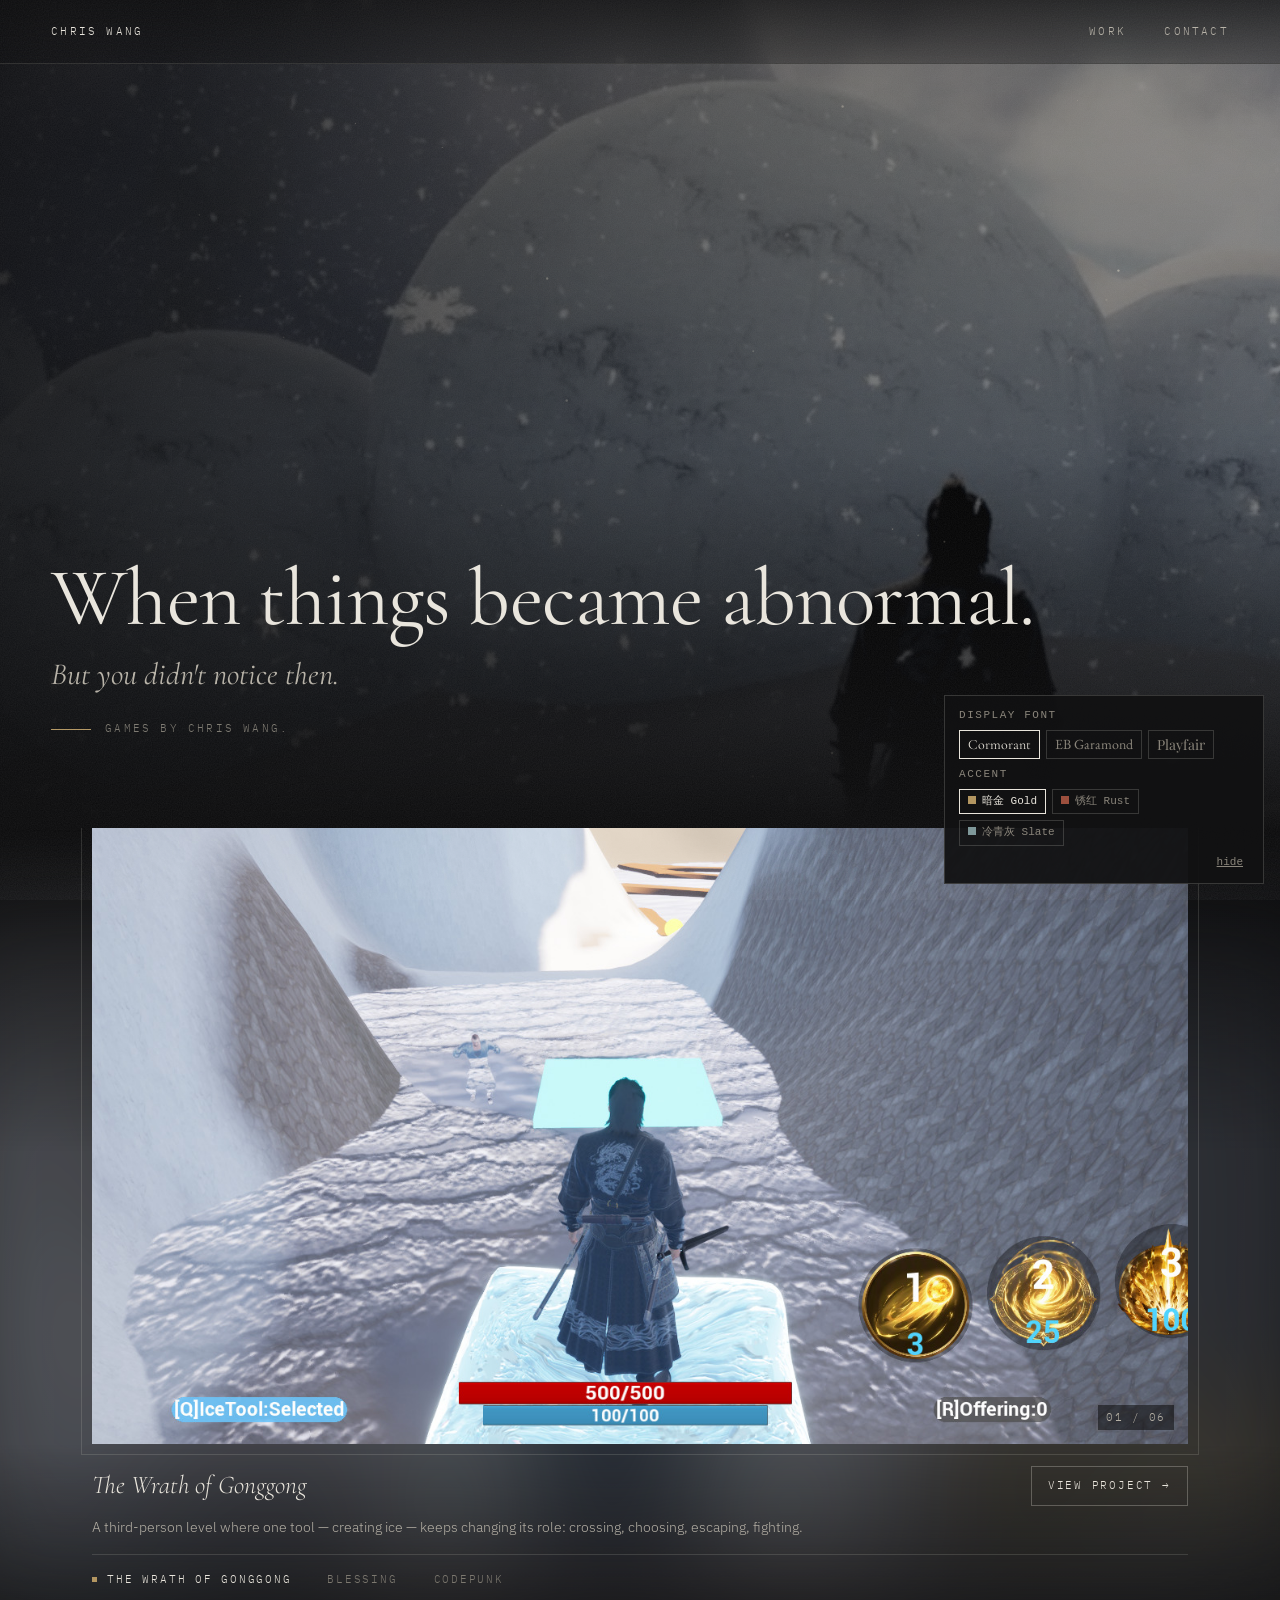
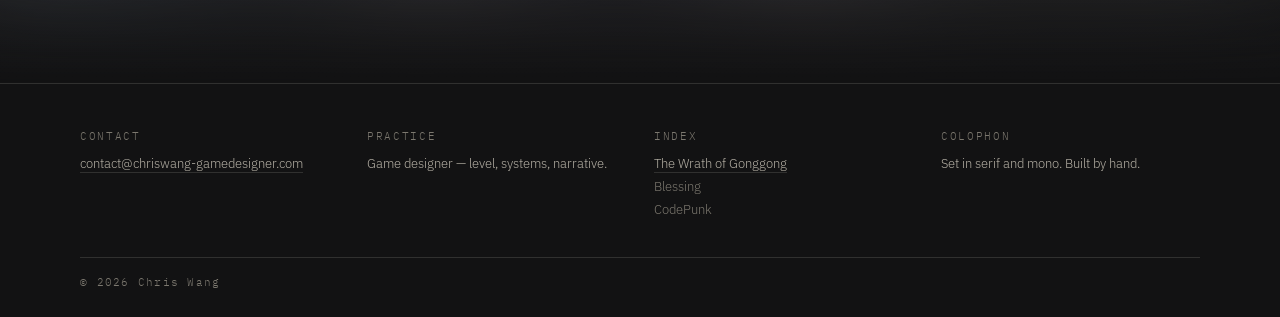
<file: index.html>
<!DOCTYPE html>
<html lang="en">
<head>
  <meta charset="UTF-8">
  <meta name="viewport" content="width=device-width, initial-scale=1">
  <title>Chris Wang — Games</title>
  <meta name="description" content="Games by Chris Wang.">
  <link rel="icon" href="assets/favicon.ico" sizes="any">
  <link rel="icon" type="image/png" sizes="32x32" href="assets/favicon-32.png">
  <link rel="icon" type="image/png" sizes="16x16" href="assets/favicon-16.png">
  <link rel="apple-touch-icon" sizes="180x180" href="assets/apple-touch-icon.png">
  <link rel="preconnect" href="https://fonts.googleapis.com">
  <link rel="preconnect" href="https://fonts.gstatic.com" crossorigin>
  <link rel="stylesheet" href="https://fonts.googleapis.com/css2?family=Cormorant+Garamond:wght@300;400;500&family=EB+Garamond:wght@400;500&family=Playfair+Display:wght@400;500&family=IBM+Plex+Mono:wght@400&family=IBM+Plex+Sans:wght@300;400&display=swap">
  <link rel="stylesheet" href="assets/site.css">
</head>
<body>
  <header class="topbar">
    <a class="brand" href="#top" data-site="name">Chris Wang</a>
    <nav class="topnav" aria-label="Primary" data-site="nav"></nav>
  </header>

  <main id="top">
    <!-- 1. Hero -->
    <section class="hero" aria-label="Introduction">
      <div class="hero-bg" aria-hidden="true">
        <img data-site="hero-bg" alt="">
        <canvas class="hero-dust"></canvas>
      </div>
      <div class="hero-text">
        <h1 class="hero-l1" data-site="hero-line1"></h1>
        <p class="hero-l2" data-site="hero-line2"></p>
        <p class="hero-l3" data-site="hero-line3"></p>
      </div>
    </section>

    <!-- 2. Work carousel -->
    <section class="work" id="work" aria-label="Work">
      <div class="work-ambient" aria-hidden="true"><span></span><span></span></div>
      <div class="reel" data-reel>
        <div class="reel-frame">
          <div class="reel-stage" aria-live="polite"></div>
          <span class="reel-count"></span>
          <button class="reel-arrow prev" type="button" aria-label="Previous image">&#8249;</button>
          <button class="reel-arrow next" type="button" aria-label="Next image">&#8250;</button>
        </div>
        <div class="reel-caption">
          <a class="reel-title" href="#"></a>
          <a class="reel-link" href="#"></a>
          <p class="reel-summary"></p>
        </div>
        <div class="reel-tabs" role="tablist" aria-label="Projects"></div>
      </div>
    </section>

    <!-- 3. Info -->
    <footer class="info" id="contact">
      <div class="info-grid">
        <div>
          <div class="label">Contact</div>
          <a data-site="email"></a>
        </div>
        <div>
          <div class="label">Practice</div>
          <span data-site="role"></span>
        </div>
        <div>
          <div class="label">Index</div>
          <ul class="info-index" data-site="index"></ul>
        </div>
        <div>
          <div class="label">Colophon</div>
          <span data-site="colophon"></span>
        </div>
      </div>
      <div class="info-base">
        <span>&copy; <span data-site="year"></span> Chris Wang</span>
      </div>
    </footer>
  </main>

  <!-- TEMPORARY style switcher: remove this block and assets/style-switcher.js once a style is chosen -->
  <script src="assets/style-switcher.js" defer></script>

  <script src="assets/site-config.js"></script>
  <script src="assets/site.js" defer></script>
</body>
</html>
</file>
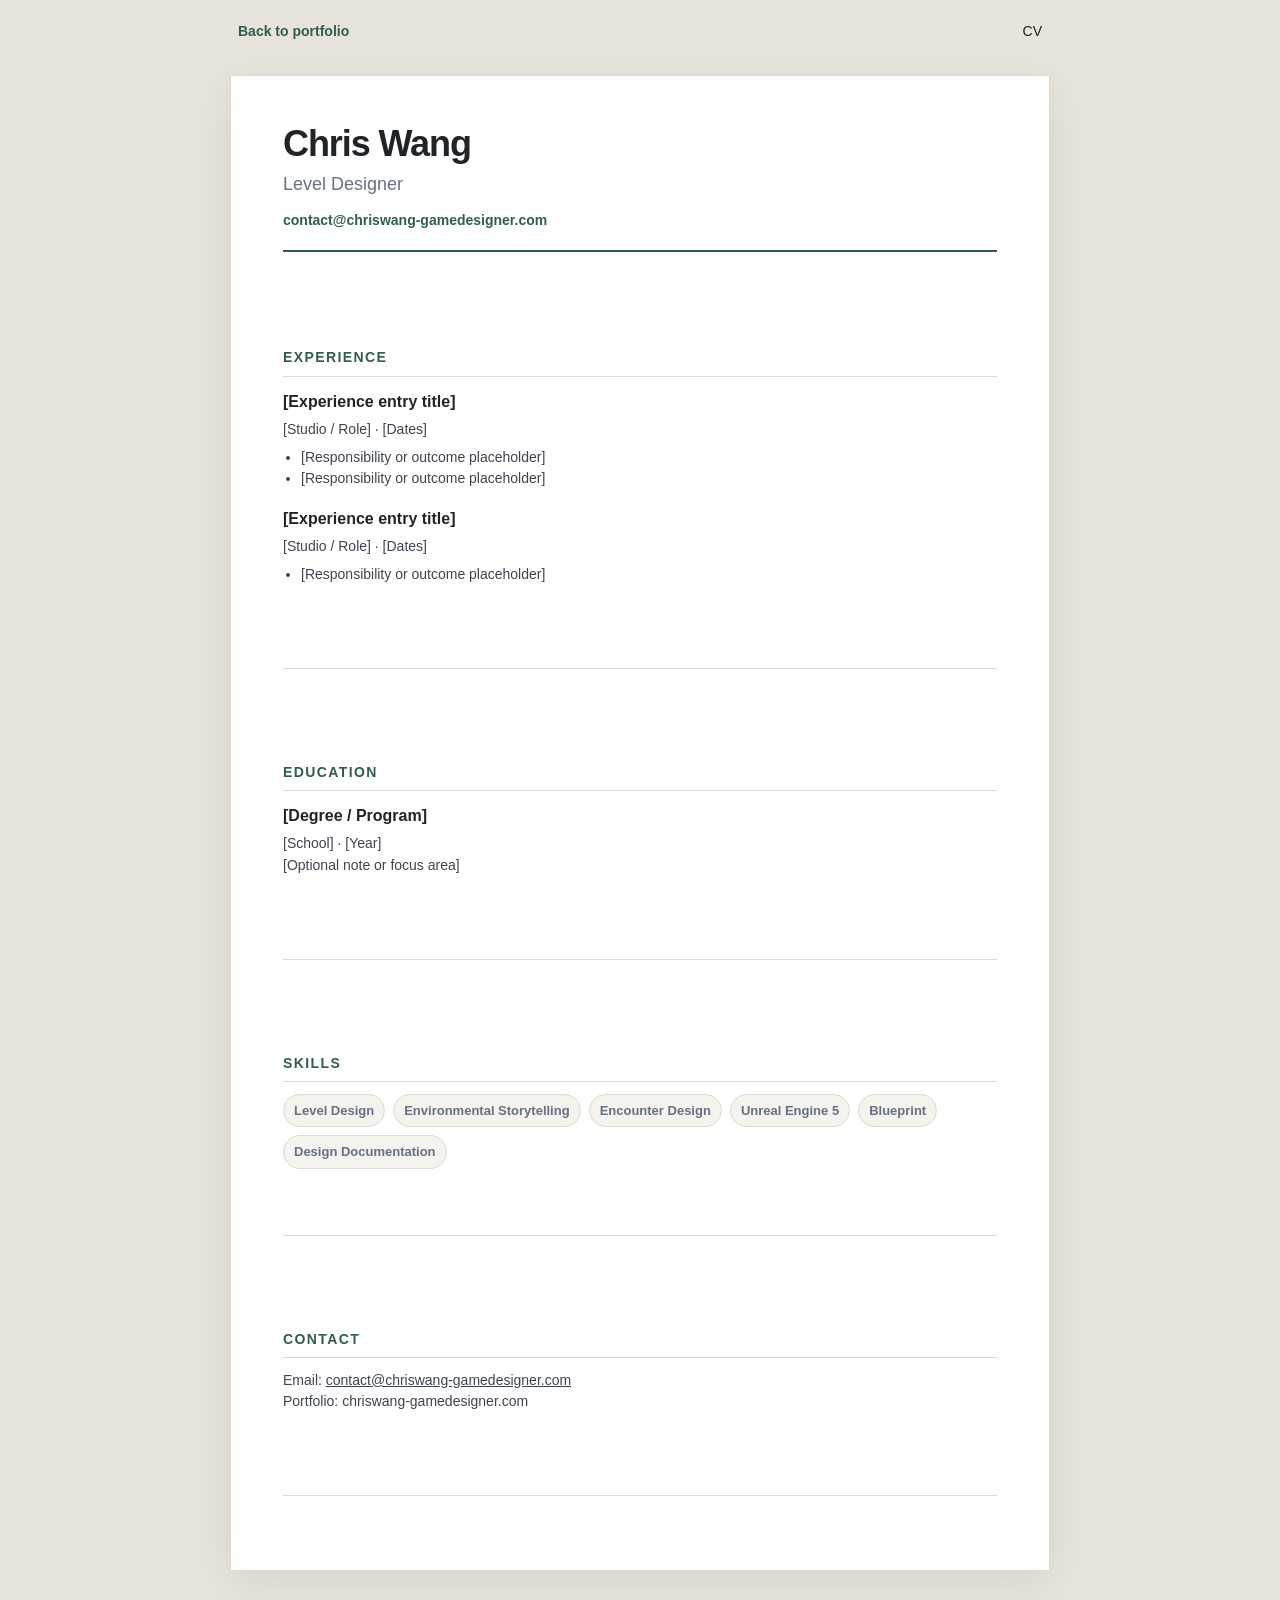
<file: cv.html>
<!DOCTYPE html>
<html lang="en">
<head>
    <meta charset="UTF-8">
    <meta name="viewport" content="width=device-width, initial-scale=1.0">
    <meta name="description" content="Chris Wang — Level Designer CV">
    <title>Chris Wang — CV</title>

    <link rel="icon" href="assets/favicon.ico" sizes="any">
    <link rel="icon" type="image/png" sizes="32x32" href="assets/favicon-32.png">
    <link rel="icon" type="image/png" sizes="16x16" href="assets/favicon-16.png">
    <link rel="apple-touch-icon" sizes="180x180" href="assets/apple-touch-icon.png">
    <link rel="stylesheet" href="assets/portfolio.css">
</head>
<body class="cv-page">

    <div class="cv-topnav">
        <a href="index.html">Back to portfolio</a>
        <span>CV</span>
    </div>

    <article class="cv-sheet">
        <header class="cv-header">
            <h1>Chris Wang</h1>
            <p class="cv-role">Level Designer</p>
            <p class="cv-contact-line">
                <a href="mailto:contact@chriswang-gamedesigner.com">contact@chriswang-gamedesigner.com</a>
            </p>
        </header>

        <section class="cv-section">
            <h2>Experience</h2>
            <div class="cv-entry">
                <h3>[Experience entry title]</h3>
                <p class="cv-meta">[Studio / Role] · [Dates]</p>
                <ul>
                    <li>[Responsibility or outcome placeholder]</li>
                    <li>[Responsibility or outcome placeholder]</li>
                </ul>
            </div>
            <div class="cv-entry">
                <h3>[Experience entry title]</h3>
                <p class="cv-meta">[Studio / Role] · [Dates]</p>
                <ul>
                    <li>[Responsibility or outcome placeholder]</li>
                </ul>
            </div>
        </section>

        <section class="cv-section">
            <h2>Education</h2>
            <div class="cv-entry">
                <h3>[Degree / Program]</h3>
                <p class="cv-meta">[School] · [Year]</p>
                <p>[Optional note or focus area]</p>
            </div>
        </section>

        <section class="cv-section">
            <h2>Skills</h2>
            <ul class="cv-skills">
                <li>Level Design</li>
                <li>Environmental Storytelling</li>
                <li>Encounter Design</li>
                <li>Unreal Engine 5</li>
                <li>Blueprint</li>
                <li>Design Documentation</li>
            </ul>
        </section>

        <section class="cv-section">
            <h2>Contact</h2>
            <div class="cv-entry">
                <p>Email: <a href="mailto:contact@chriswang-gamedesigner.com">contact@chriswang-gamedesigner.com</a></p>
                <p class="cv-meta">Portfolio: chriswang-gamedesigner.com</p>
            </div>
        </section>
    </article>

</body>
</html>
</file>
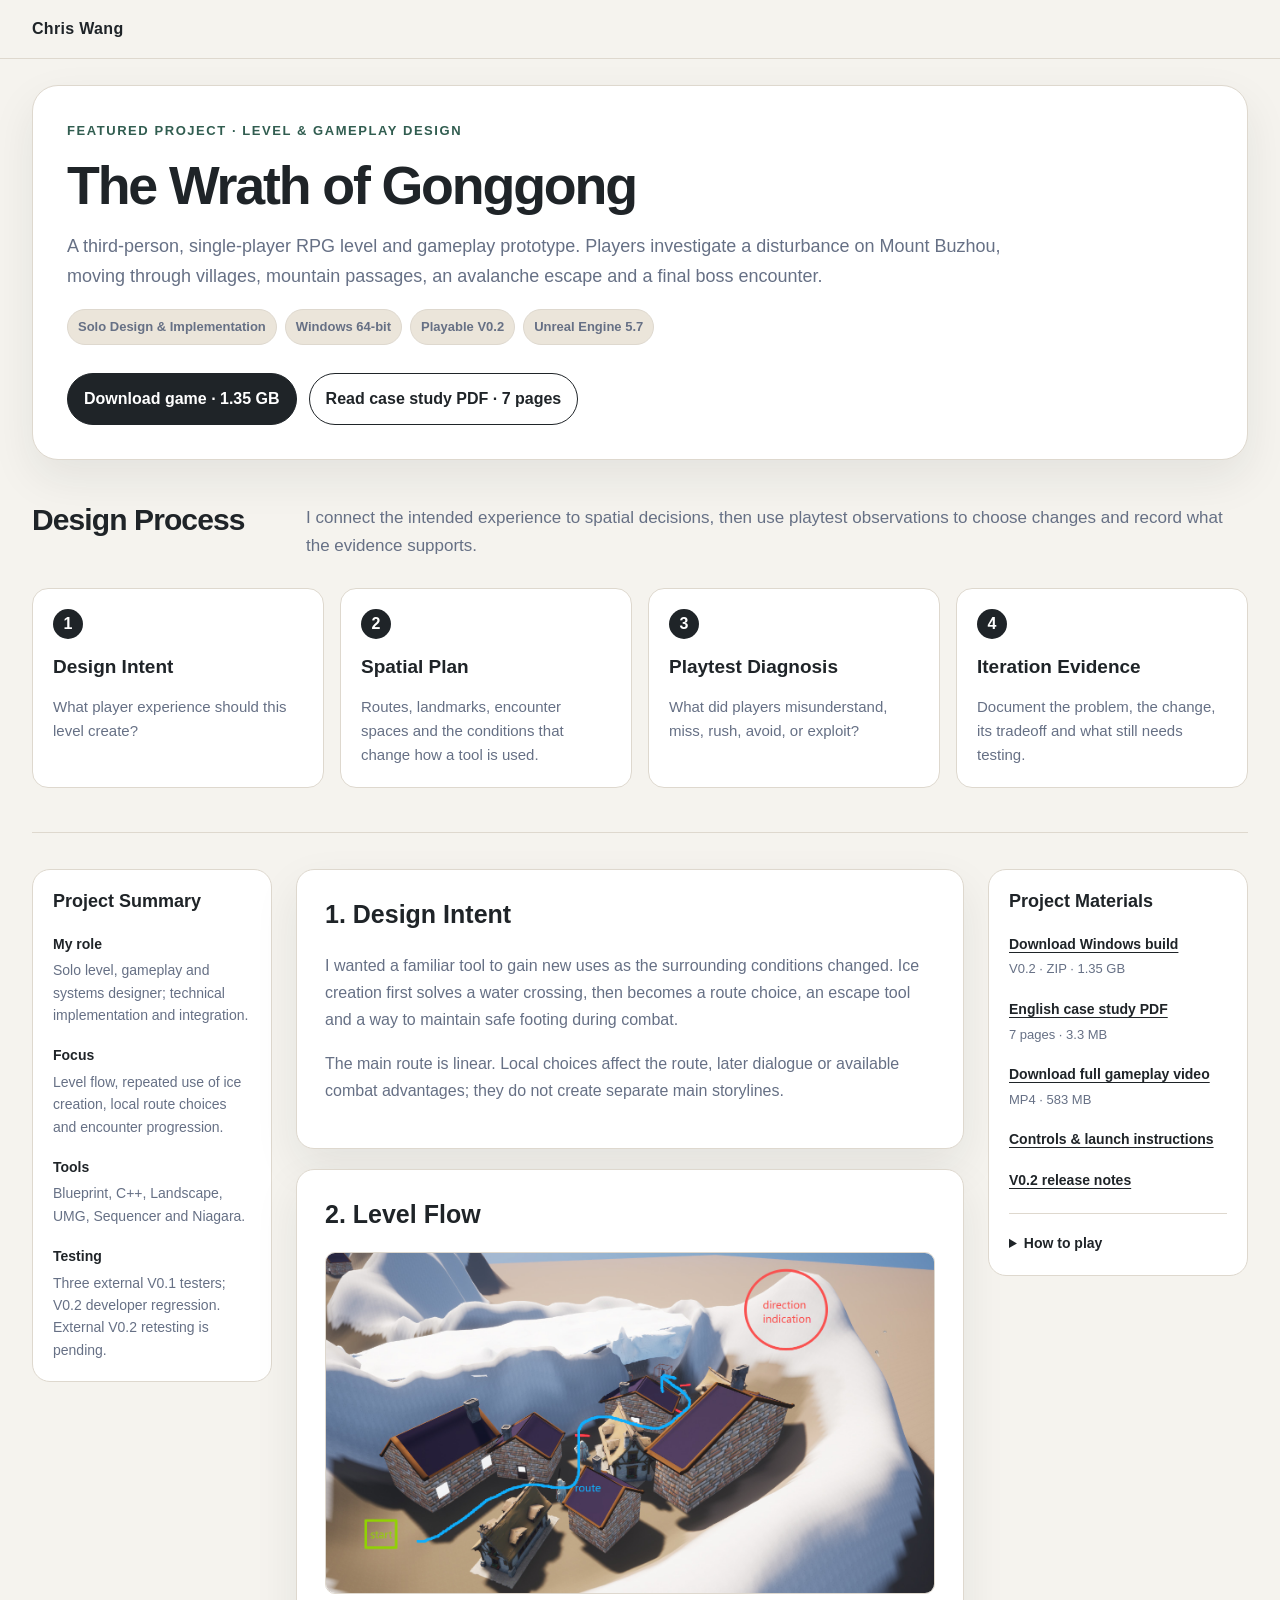
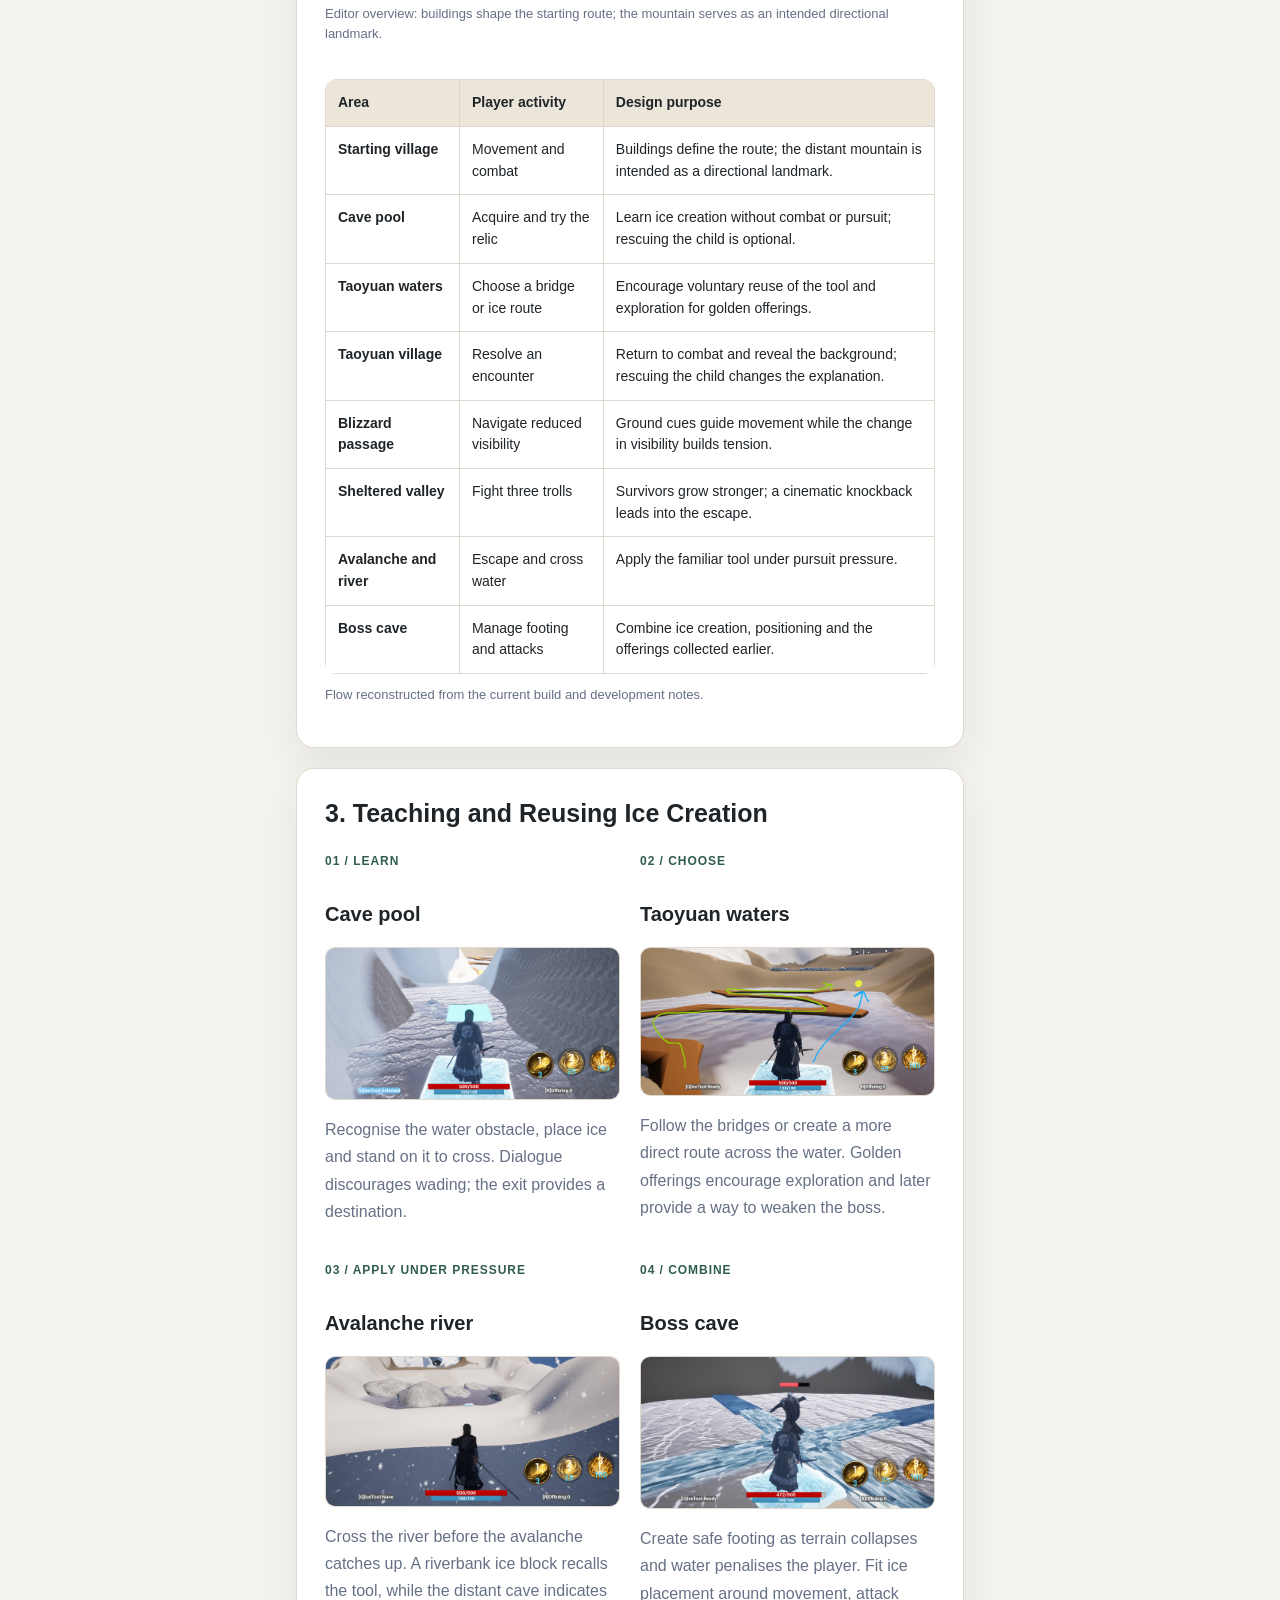
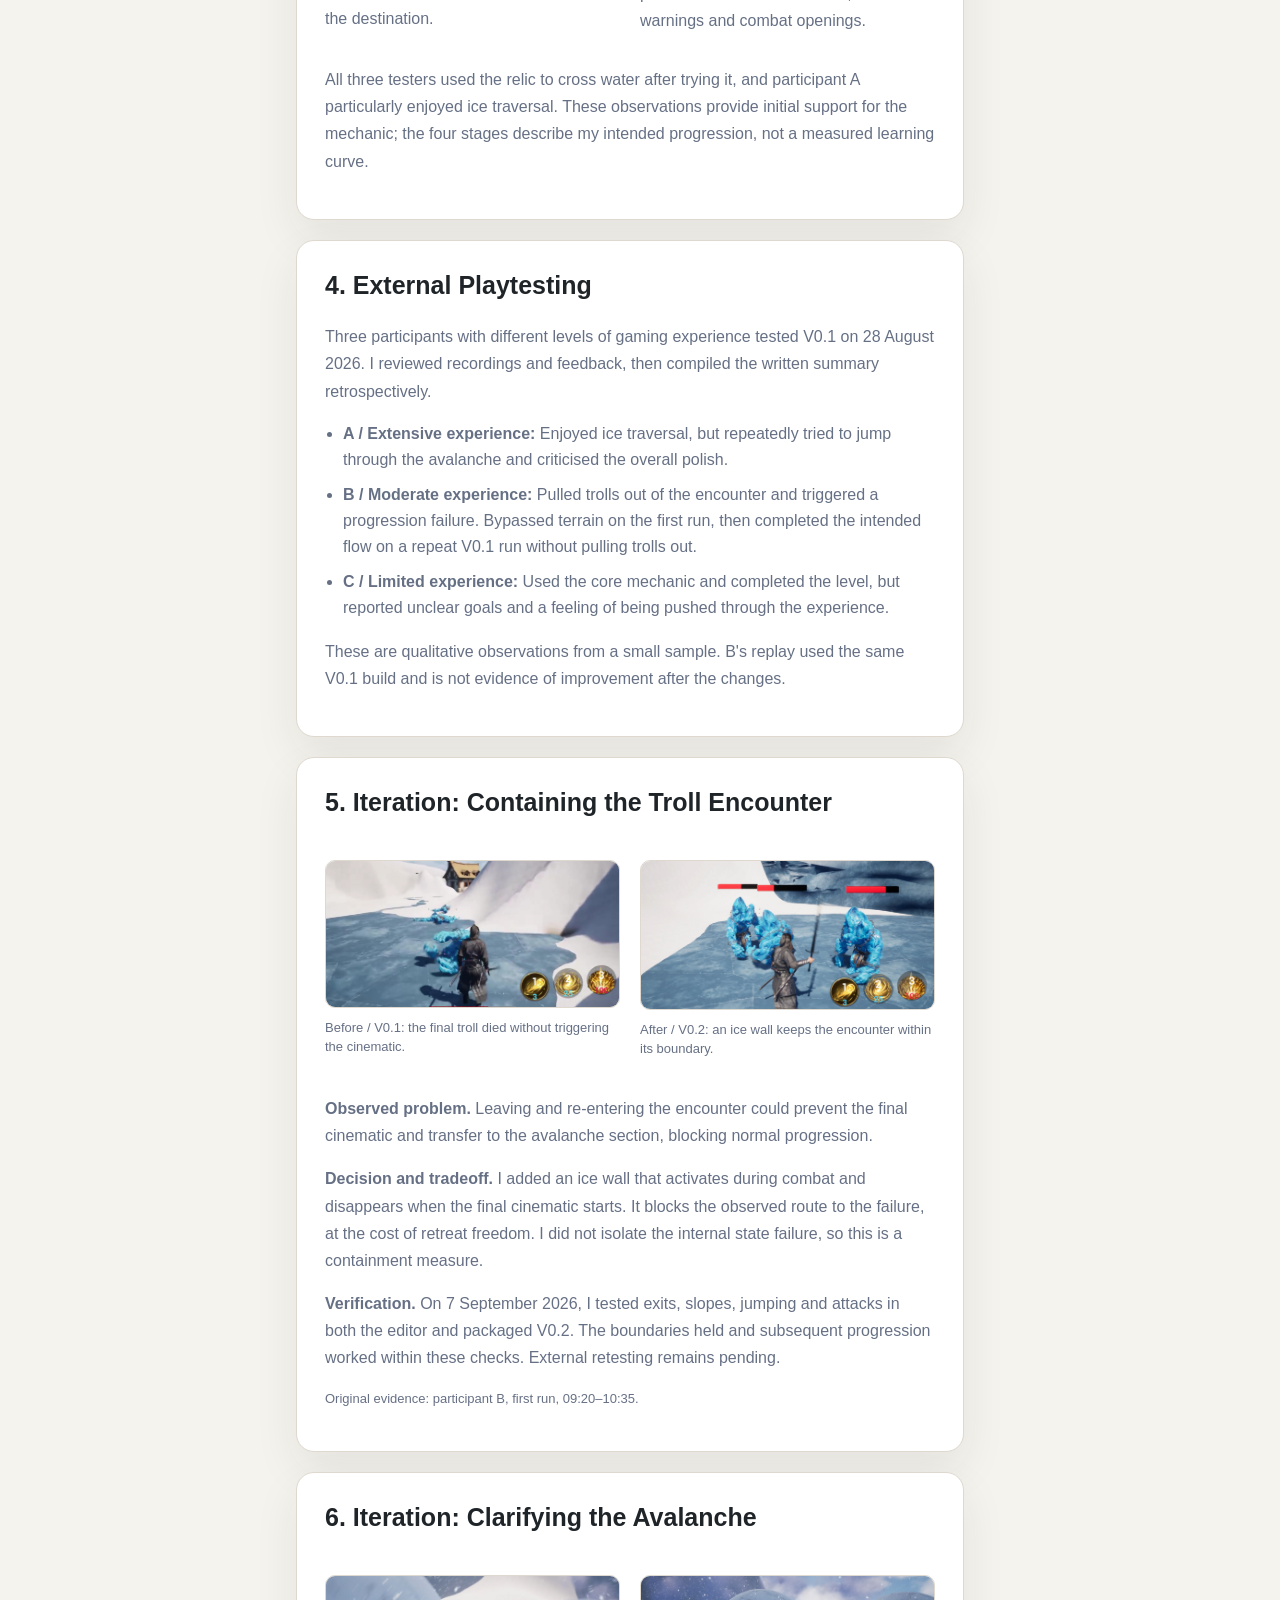
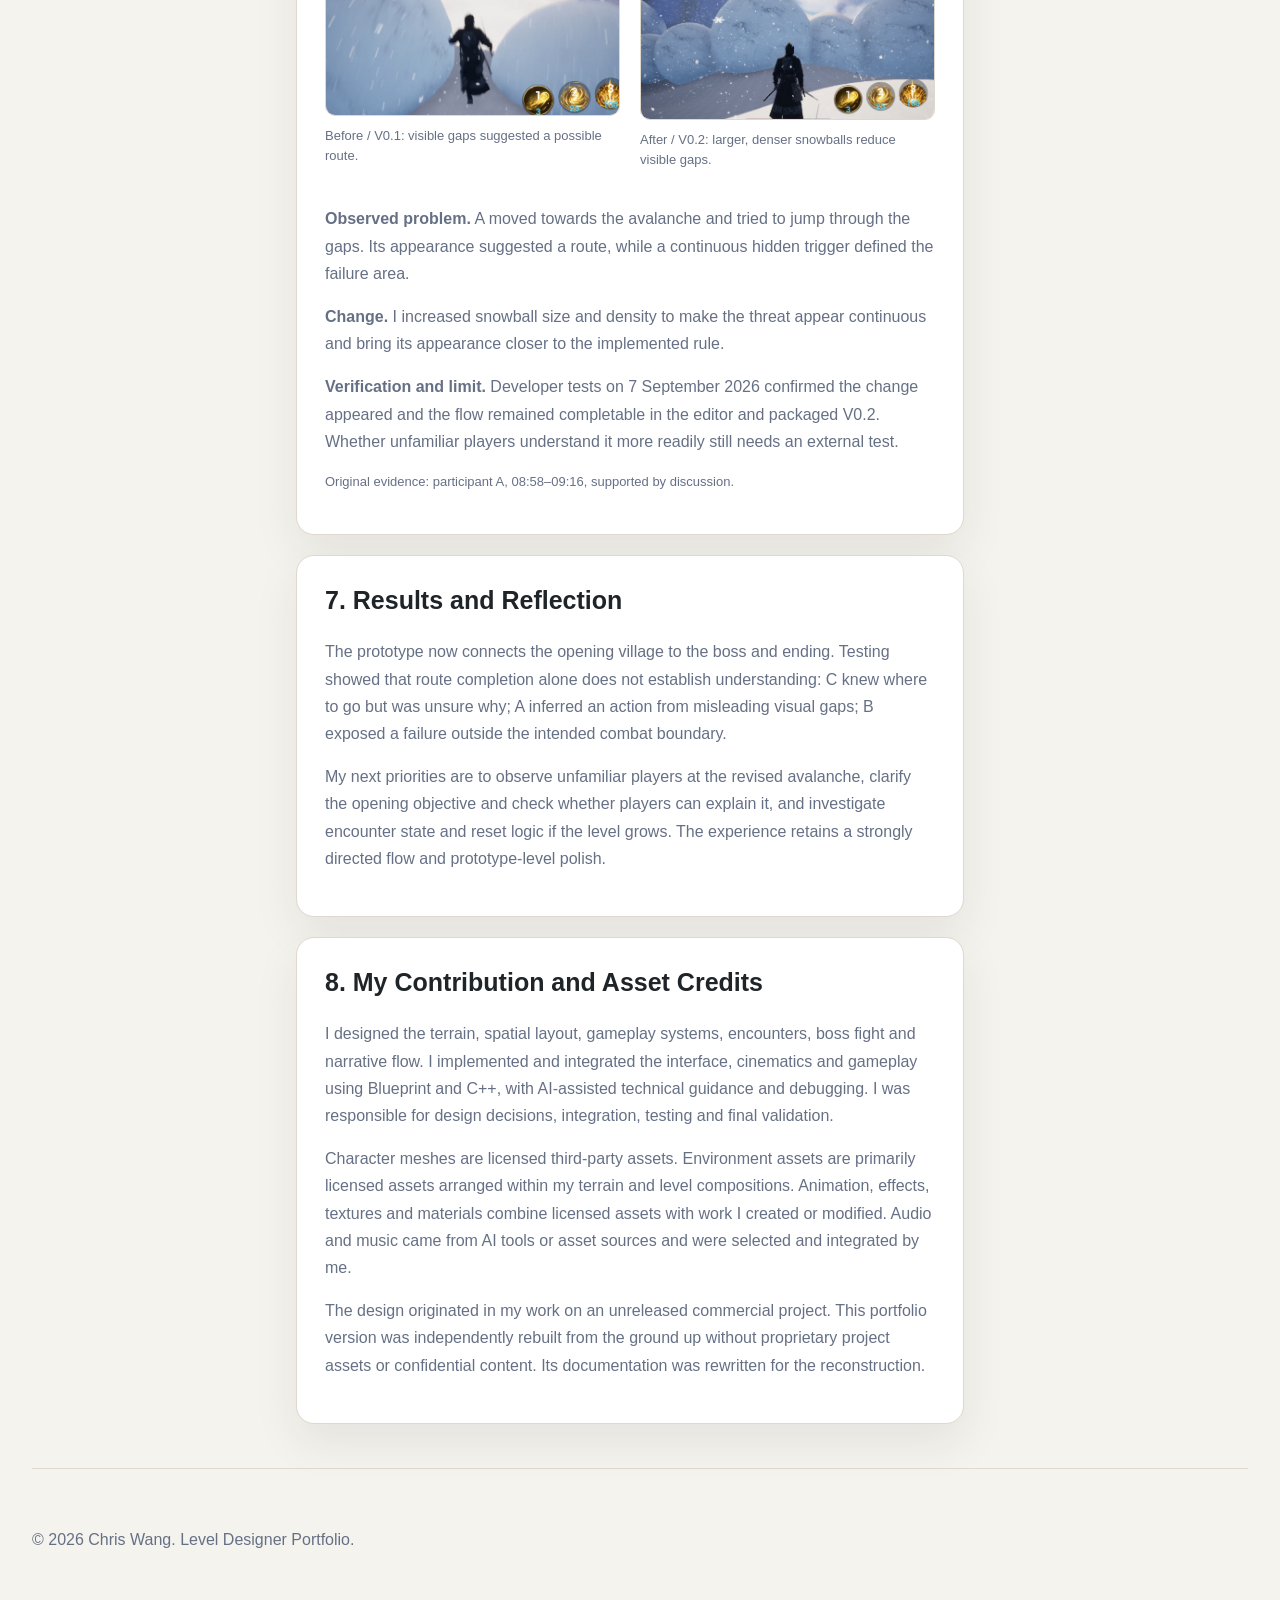
<file: gonggong.html>
<!DOCTYPE html>
<html lang="en">
<head>
    <meta charset="UTF-8">
    <meta name="viewport" content="width=device-width, initial-scale=1.0">
    <meta name="description" content="The Wrath of Gonggong by Chris Wang: level design, ice creation, playtesting and iteration in an Unreal Engine 5.7 RPG prototype. Read the case study and download the playable Windows build.">
    <title>The Wrath of Gonggong — Chris Wang</title>

    <link rel="icon" href="assets/favicon.ico" sizes="any">
    <link rel="icon" type="image/png" sizes="32x32" href="assets/favicon-32.png">
    <link rel="icon" type="image/png" sizes="16x16" href="assets/favicon-16.png">
    <link rel="apple-touch-icon" sizes="180x180" href="assets/apple-touch-icon.png">

    <link rel="stylesheet" href="assets/portfolio.css">
</head>
<body class="project-page">
  <div class="topbar"><div class="topbar-inner">
    <a class="brand" href="index.html">Chris Wang</a>
  </div></div>
  <main class="page project-page-content">
    <header class="detail-header" id="project-gonggong"><div class="eyebrow">Featured project · Level &amp; gameplay design</div><h1>The Wrath of Gonggong</h1>
    <p>A third-person, single-player RPG level and gameplay prototype. Players investigate a disturbance on Mount Buzhou, moving through villages, mountain passages, an avalanche escape and a final boss encounter.</p>
    <div class="tag-list"><span class="tag">Solo Design &amp; Implementation</span><span class="tag">Windows 64-bit</span><span class="tag">Playable V0.2</span><span class="tag">Unreal Engine 5.7</span></div>
    <div class="cta-row"><a class="btn primary" href="https://github.com/ChrisWang-gamedesigner/portfolio/releases/download/V0.2/The_Wrath_of_Gonggong_V0.2_Windows.zip">Download game · 1.35 GB</a><a class="btn secondary" href="assets/documents/The_Wrath_of_Gonggong_Case_Study.pdf" target="_blank" rel="noopener">Read case study PDF · 7 pages</a></div></header>
    <section id="process">
            <div class="section-head">
                <h2>Design Process</h2>
                <p>
                    I connect the intended experience to spatial decisions, then use playtest observations to choose changes and record what the evidence supports.
                </p>
            </div>

            <div class="process-strip">
                <div class="step">
                    <b>1</b>
                    <h3>Design Intent</h3>
                    <p>What player experience should this level create?</p>
                </div>
                <div class="step">
                    <b>2</b>
                    <h3>Spatial Plan</h3>
                    <p>Routes, landmarks, encounter spaces and the conditions that change how a tool is used.</p>
                </div>
                <div class="step">
                    <b>3</b>
                    <h3>Playtest Diagnosis</h3>
                    <p>What did players misunderstand, miss, rush, avoid, or exploit?</p>
                </div>
                <div class="step">
                    <b>4</b>
                    <h3>Iteration Evidence</h3>
                    <p>Document the problem, the change, its tradeoff and what still needs testing.</p>
                </div>
            </div>
        </section>
    <section class="project-case" id="case-study" aria-label="Project case study">
      <div class="detail-layout">
        <aside class="sidebar-box project-summary" aria-labelledby="summary-heading"><h2 id="summary-heading">Project Summary</h2>
<dl class="summary-list"><dt>My role</dt><dd>Solo level, gameplay and systems designer; technical implementation and integration.</dd><dt>Focus</dt><dd>Level flow, repeated use of ice creation, local route choices and encounter progression.</dd><dt>Tools</dt><dd>Blueprint, C++, Landscape, UMG, Sequencer and Niagara.</dd><dt>Testing</dt><dd>Three external V0.1 testers; V0.2 developer regression. External V0.2 retesting is pending.</dd></dl></aside>
        <div class="case-content">
    <article class="module"><h3>1. Design Intent</h3><p>I wanted a familiar tool to gain new uses as the surrounding conditions changed. Ice creation first solves a water crossing, then becomes a route choice, an escape tool and a way to maintain safe footing during combat.</p><p>The main route is linear. Local choices affect the route, later dialogue or available combat advantages; they do not create separate main storylines.</p></article>
    <article class="module"><h3>2. Level Flow</h3>
      <figure class="evidence-image "><a href="assets/images/village-layout.jpg" target="_blank" rel="noopener" aria-label="Open image: Annotated editor overview of the starting village, with route and mountain landmark"><img src="assets/images/village-layout.jpg" alt="Annotated editor overview of the starting village, with route and mountain landmark" loading="lazy" decoding="async" width="1500" height="780"></a><figcaption>Editor overview: buildings shape the starting route; the mountain serves as an intended directional landmark.</figcaption></figure>
      <div class="table-scroll" role="region" aria-label="Eight-area level flow" tabindex="0"><table class="table"><thead><tr><th scope="col">Area</th><th scope="col">Player activity</th><th scope="col">Design purpose</th></tr></thead><tbody><tr><th scope="row">Starting village</th><td>Movement and combat</td><td>Buildings define the route; the distant mountain is intended as a directional landmark.</td></tr><tr><th scope="row">Cave pool</th><td>Acquire and try the relic</td><td>Learn ice creation without combat or pursuit; rescuing the child is optional.</td></tr><tr><th scope="row">Taoyuan waters</th><td>Choose a bridge or ice route</td><td>Encourage voluntary reuse of the tool and exploration for golden offerings.</td></tr><tr><th scope="row">Taoyuan village</th><td>Resolve an encounter</td><td>Return to combat and reveal the background; rescuing the child changes the explanation.</td></tr><tr><th scope="row">Blizzard passage</th><td>Navigate reduced visibility</td><td>Ground cues guide movement while the change in visibility builds tension.</td></tr><tr><th scope="row">Sheltered valley</th><td>Fight three trolls</td><td>Survivors grow stronger; a cinematic knockback leads into the escape.</td></tr><tr><th scope="row">Avalanche and river</th><td>Escape and cross water</td><td>Apply the familiar tool under pursuit pressure.</td></tr><tr><th scope="row">Boss cave</th><td>Manage footing and attacks</td><td>Combine ice creation, positioning and the offerings collected earlier.</td></tr></tbody></table></div>
      <p class="caption">Flow reconstructed from the current build and development notes.</p>
    </article>
    <article class="module"><h3>3. Teaching and Reusing Ice Creation</h3><div class="mechanic-grid"><article class="mechanic-stage"><div class="project-kicker">01 / Learn</div><h4>Cave pool</h4><figure class="evidence-image "><a href="assets/images/ice-learning.jpg" target="_blank" rel="noopener" aria-label="Open image: Created ice platforms form a route through the cave pool"><img src="assets/images/ice-learning.jpg" alt="Created ice platforms form a route through the cave pool" loading="lazy" decoding="async" width="1500" height="780"></a><figcaption>Gameplay capture</figcaption></figure><p>Recognise the water obstacle, place ice and stand on it to cross. Dialogue discourages wading; the exit provides a destination.</p></article><article class="mechanic-stage"><div class="project-kicker">02 / Choose</div><h4>Taoyuan waters</h4><figure class="evidence-image "><a href="assets/images/ice-choice.jpg" target="_blank" rel="noopener" aria-label="Open image: Annotated bridge route and direct water route at Taoyuan waters"><img src="assets/images/ice-choice.jpg" alt="Annotated bridge route and direct water route at Taoyuan waters" loading="lazy" decoding="async" width="1500" height="780"></a><figcaption>Gameplay capture</figcaption></figure><p>Follow the bridges or create a more direct route across the water. Golden offerings encourage exploration and later provide a way to weaken the boss.</p></article><article class="mechanic-stage"><div class="project-kicker">03 / Apply under pressure</div><h4>Avalanche river</h4><figure class="evidence-image "><a href="assets/images/ice-pressure.jpg" target="_blank" rel="noopener" aria-label="Open image: The player faces the river and distant cave during the escape"><img src="assets/images/ice-pressure.jpg" alt="The player faces the river and distant cave during the escape" loading="lazy" decoding="async" width="1500" height="780"></a><figcaption>Gameplay capture</figcaption></figure><p>Cross the river before the avalanche catches up. A riverbank ice block recalls the tool, while the distant cave indicates the destination.</p></article><article class="mechanic-stage"><div class="project-kicker">04 / Combine</div><h4>Boss cave</h4><figure class="evidence-image "><a href="assets/images/ice-combat.jpg" target="_blank" rel="noopener" aria-label="Open image: The player stands on a created ice platform during the boss encounter"><img src="assets/images/ice-combat.jpg" alt="The player stands on a created ice platform during the boss encounter" loading="lazy" decoding="async" width="1500" height="780"></a><figcaption>Gameplay capture</figcaption></figure><p>Create safe footing as terrain collapses and water penalises the player. Fit ice placement around movement, attack warnings and combat openings.</p></article></div><p>All three testers used the relic to cross water after trying it, and participant A particularly enjoyed ice traversal. These observations provide initial support for the mechanic; the four stages describe my intended progression, not a measured learning curve.</p></article>
    <article class="module"><h3>4. External Playtesting</h3><p>Three participants with different levels of gaming experience tested V0.1 on 28 August 2026. I reviewed recordings and feedback, then compiled the written summary retrospectively.</p>
      <ul class="check-list"><li><strong>A / Extensive experience:</strong> Enjoyed ice traversal, but repeatedly tried to jump through the avalanche and criticised the overall polish.</li><li><strong>B / Moderate experience:</strong> Pulled trolls out of the encounter and triggered a progression failure. Bypassed terrain on the first run, then completed the intended flow on a repeat V0.1 run without pulling trolls out.</li><li><strong>C / Limited experience:</strong> Used the core mechanic and completed the level, but reported unclear goals and a feeling of being pushed through the experience.</li></ul>
      <p>These are qualitative observations from a small sample. B's replay used the same V0.1 build and is not evidence of improvement after the changes.</p>
    </article>
    <article class="module"><h3>5. Iteration: Containing the Troll Encounter</h3><div class="comparison-grid">
      <figure class="evidence-image "><a href="assets/images/troll-before.jpg" target="_blank" rel="noopener" aria-label="Open image: Defeated trolls without the intended transition"><img src="assets/images/troll-before.jpg" alt="Defeated trolls without the intended transition" loading="lazy" decoding="async" width="1500" height="780"></a><figcaption>Before / V0.1: the final troll died without triggering the cinematic.</figcaption></figure>
      <figure class="evidence-image "><a href="assets/images/troll-after.jpg" target="_blank" rel="noopener" aria-label="Open image: Troll encounter with the new ice wall visible behind the enemies"><img src="assets/images/troll-after.jpg" alt="Troll encounter with the new ice wall visible behind the enemies" loading="lazy" decoding="async" width="1500" height="780"></a><figcaption>After / V0.2: an ice wall keeps the encounter within its boundary.</figcaption></figure></div>
      <p><strong>Observed problem.</strong> Leaving and re-entering the encounter could prevent the final cinematic and transfer to the avalanche section, blocking normal progression.</p>
      <p><strong>Decision and tradeoff.</strong> I added an ice wall that activates during combat and disappears when the final cinematic starts. It blocks the observed route to the failure, at the cost of retreat freedom. I did not isolate the internal state failure, so this is a containment measure.</p>
      <p><strong>Verification.</strong> On 7 September 2026, I tested exits, slopes, jumping and attacks in both the editor and packaged V0.2. The boundaries held and subsequent progression worked within these checks. External retesting remains pending.</p>
      <p class="caption">Original evidence: participant B, first run, 09:20–10:35.</p>
    </article>
    <article class="module"><h3>6. Iteration: Clarifying the Avalanche</h3><div class="comparison-grid">
      <figure class="evidence-image "><a href="assets/images/avalanche-before.jpg" target="_blank" rel="noopener" aria-label="Open image: Participant A attempts to jump through visible gaps between snowballs"><img src="assets/images/avalanche-before.jpg" alt="Participant A attempts to jump through visible gaps between snowballs" loading="lazy" decoding="async" width="1500" height="780"></a><figcaption>Before / V0.1: visible gaps suggested a possible route.</figcaption></figure>
      <figure class="evidence-image "><a href="assets/images/avalanche-after.jpg" target="_blank" rel="noopener" aria-label="Open image: Denser and larger snowballs form the revised avalanche front"><img src="assets/images/avalanche-after.jpg" alt="Denser and larger snowballs form the revised avalanche front" loading="lazy" decoding="async" width="1500" height="780"></a><figcaption>After / V0.2: larger, denser snowballs reduce visible gaps.</figcaption></figure></div>
      <p><strong>Observed problem.</strong> A moved towards the avalanche and tried to jump through the gaps. Its appearance suggested a route, while a continuous hidden trigger defined the failure area.</p>
      <p><strong>Change.</strong> I increased snowball size and density to make the threat appear continuous and bring its appearance closer to the implemented rule.</p>
      <p><strong>Verification and limit.</strong> Developer tests on 7 September 2026 confirmed the change appeared and the flow remained completable in the editor and packaged V0.2. Whether unfamiliar players understand it more readily still needs an external test.</p>
      <p class="caption">Original evidence: participant A, 08:58–09:16, supported by discussion.</p>
    </article>
    <article class="module"><h3>7. Results and Reflection</h3><p>The prototype now connects the opening village to the boss and ending. Testing showed that route completion alone does not establish understanding: C knew where to go but was unsure why; A inferred an action from misleading visual gaps; B exposed a failure outside the intended combat boundary.</p><p>My next priorities are to observe unfamiliar players at the revised avalanche, clarify the opening objective and check whether players can explain it, and investigate encounter state and reset logic if the level grows. The experience retains a strongly directed flow and prototype-level polish.</p></article>
    <article class="module"><h3>8. My Contribution and Asset Credits</h3><p>I designed the terrain, spatial layout, gameplay systems, encounters, boss fight and narrative flow. I implemented and integrated the interface, cinematics and gameplay using Blueprint and C++, with AI-assisted technical guidance and debugging. I was responsible for design decisions, integration, testing and final validation.</p><p>Character meshes are licensed third-party assets. Environment assets are primarily licensed assets arranged within my terrain and level compositions. Animation, effects, textures and materials combine licensed assets with work I created or modified. Audio and music came from AI tools or asset sources and were selected and integrated by me.</p><p>The design originated in my work on an unreleased commercial project. This portfolio version was independently rebuilt from the ground up without proprietary project assets or confidential content. Its documentation was rewritten for the reconstruction.</p></article></div>
        <aside class="sidebar-box project-materials" id="materials" aria-labelledby="materials-heading"><h2 id="materials-heading">Project Materials</h2><ul class="material-links"><li><a href="https://github.com/ChrisWang-gamedesigner/portfolio/releases/download/V0.2/The_Wrath_of_Gonggong_V0.2_Windows.zip">Download Windows build</a><span>V0.2 · ZIP · 1.35 GB</span></li>
      <li><a href="assets/documents/The_Wrath_of_Gonggong_Case_Study.pdf" target="_blank" rel="noopener">English case study PDF</a><span>7 pages · 3.3 MB</span></li>
      <li><a href="https://github.com/ChrisWang-gamedesigner/portfolio/releases/download/V0.2/FinalDemo.mp4">Download full gameplay video</a><span>MP4 · 583 MB</span></li>
      <li><a href="assets/documents/README.txt" target="_blank" rel="noopener">Controls &amp; launch instructions</a></li>
      <li><a href="https://github.com/ChrisWang-gamedesigner/portfolio/releases/tag/V0.2" target="_blank" rel="noopener">V0.2 release notes</a></li></ul>
    <details><summary>How to play</summary><p>Extract the complete ZIP and run <strong>Gonggong.exe</strong>. Keep the Engine and Gonggong folders beside it. Requires Windows 64-bit and DirectX 12 / Shader Model 6 capable graphics hardware.</p>
      <ul class="check-list"><li><strong>WASD:</strong> move; <strong>mouse:</strong> camera.</li><li><strong>Space:</strong> jump; <strong>E:</strong> interact.</li><li><strong>Left click:</strong> attack when not placing ice.</li><li><strong>Q:</strong> select the ice relic after acquiring it; move the mouse, then left click to place ice.</li><li><strong>1 / 2 / 3:</strong> skills; <strong>R:</strong> dungeon item.</li><li><strong>Alt+F4:</strong> exit. No pause or dedicated dodge action.</li></ul>
    </details>
  </aside>
      </div>
    </section>
    <footer>
            <p>© 2026 Chris Wang. Level Designer Portfolio.</p>
        </footer>
  </main>
</body>
</html>
</file>
<file: assets/site.css>
/* ---------- Tokens ---------- */
:root {
  --font-display: "Cormorant Garamond", "EB Garamond", Georgia, "Times New Roman", serif;
  --font-body: "IBM Plex Sans", system-ui, -apple-system, "Segoe UI", sans-serif;
  --font-mono: "IBM Plex Mono", ui-monospace, "SFMono-Regular", Menlo, Consolas, monospace;

  --accent: #b39661;          /* point colour: used in very few places */

  --ink: #e9e5dc;             /* primary text on dark */
  --ink-2: #b6b1a6;           /* secondary */
  --ink-3: #7c786f;           /* tertiary / labels */
  --line: rgba(233, 229, 220, 0.14);

  --bg-0: #0b0b0c;
  --bg-1: #121213;
  --bg-2: #18181a;

  --topbar-h: 64px;
  --pad: clamp(20px, 4vw, 56px);
  --reel-w: min(1180px, 100% - 2 * var(--pad), (100vh - var(--topbar-h) - 220px) * 16 / 9);
}

*, *::before, *::after { box-sizing: border-box; }
html { scroll-behavior: smooth; }
body {
  margin: 0;
  background: var(--bg-0);
  color: var(--ink);
  font-family: var(--font-body);
  font-weight: 300;
  font-size: 15px;
  line-height: 1.6;
  -webkit-font-smoothing: antialiased;
}
a { color: inherit; }
body::after {
  content: "";
  position: fixed; inset: 0;
  z-index: 30;
  pointer-events: none;
  opacity: 0.07;
  background-image: url("data:image/svg+xml;utf8,<svg xmlns='http://www.w3.org/2000/svg' width='180' height='180'><filter id='n'><feTurbulence type='fractalNoise' baseFrequency='0.85' numOctaves='2' stitchTiles='stitch'/><feColorMatrix values='0 0 0 0 1  0 0 0 0 1  0 0 0 0 1  0 0 0 0.9 0'/></filter><rect width='100%' height='100%' filter='url(%23n)'/></svg>");
}
button { font: inherit; color: inherit; }
img { display: block; max-width: 100%; }

.label {
  font-family: var(--font-mono);
  font-size: 10.5px;
  letter-spacing: 0.16em;
  text-transform: uppercase;
  color: var(--ink-3);
}

/* ---------- 0. Top bar (fixed) ---------- */
.topbar {
  position: fixed;
  inset: 0 0 auto 0;
  z-index: 20;
  height: var(--topbar-h);
  display: flex;
  align-items: center;
  justify-content: space-between;
  padding: 0 var(--pad);
  border-bottom: 1px solid var(--line);
  background: linear-gradient(to bottom, rgba(11, 11, 12, 0.72), rgba(11, 11, 12, 0.35));
  backdrop-filter: blur(10px);
  -webkit-backdrop-filter: blur(10px);
}
.brand {
  font-family: var(--font-mono);
  font-size: 11px;
  letter-spacing: 0.2em;
  text-transform: uppercase;
  text-decoration: none;
}
.topnav { display: flex; gap: clamp(18px, 3vw, 40px); }
.topnav a {
  font-family: var(--font-mono);
  font-size: 11px;
  letter-spacing: 0.2em;
  text-transform: uppercase;
  text-decoration: none;
  color: var(--ink-2);
  transition: color .2s;
}
.topnav a:hover, .topnav a:focus-visible { color: var(--ink); }

/* ---------- 1. Hero ---------- */
.hero {
  position: relative;
  height: 92vh;              /* leaves a sliver of the reel visible below */
  min-height: 560px;
  display: flex;
  align-items: flex-end;
  overflow: hidden;
}
.hero-bg { position: absolute; inset: 0; }
.hero-bg img {
  width: 100%; height: 100%;
  object-fit: cover;
  object-position: 55% 40%;
  filter: grayscale(0.5) brightness(0.62) contrast(1.12) saturate(0.9);
  transform: scale(1.04);
}
/* the "lit dark": a raking light from the upper right, falling into black */
.hero-bg::after {
  content: "";
  position: absolute; inset: 0;
  background:
    radial-gradient(120% 90% at 78% 8%, rgba(226, 214, 188, 0.22), rgba(0, 0, 0, 0) 55%),
    linear-gradient(105deg, rgba(11, 11, 12, 0.86) 0%, rgba(11, 11, 12, 0.42) 45%, rgba(11, 11, 12, 0.08) 100%),
    linear-gradient(to bottom, rgba(11, 11, 12, 0) 55%, var(--bg-0) 100%);
}
.hero-dust {
  position: absolute; inset: 0;
  width: 100%; height: 100%;
  z-index: 1;
  pointer-events: none;
}
.hero-text {
  position: relative;
  z-index: 2;
  padding: 0 var(--pad) clamp(56px, 10vh, 110px);
  max-width: 1200px;
}
.hero-l1 {
  margin: 0;
  font-family: var(--font-display);
  font-weight: 400;
  font-size: clamp(40px, 6.4vw, 92px);
  line-height: 1.02;
  letter-spacing: -0.01em;
}
.hero-l2 {
  margin: 0.55em 0 0;
  font-family: var(--font-display);
  font-weight: 400;
  font-style: italic;
  font-size: clamp(20px, 2.4vw, 34px);
  line-height: 1.2;
  color: var(--ink-2);
}
.hero-l3 {
  margin: 2.4em 0 0;
  font-family: var(--font-mono);
  font-size: 11px;
  letter-spacing: 0.2em;
  text-transform: uppercase;
  color: var(--ink-3);
  display: flex;
  align-items: center;
  gap: 14px;
}
.hero-l3::before {
  content: "";
  width: 40px; height: 1px;
  background: var(--accent);
}

/* ---------- 2. Work reel ---------- */
.work {
  position: relative;
  padding: 0 0 clamp(72px, 10vh, 120px);
  background: linear-gradient(to bottom, var(--bg-0), var(--bg-1));
  overflow: hidden;
}
/* ambient light: a blurred echo of the current image spills into the page */
.work-ambient {
  position: absolute;
  inset: 0 -5% 0;
  pointer-events: none;
  -webkit-mask-image: linear-gradient(to bottom, transparent 0%, #000 38%, #000 72%, transparent 100%);
          mask-image: linear-gradient(to bottom, transparent 0%, #000 38%, #000 72%, transparent 100%);
}
.work-ambient span {
  position: absolute; inset: 0;
  background-size: cover;
  background-position: center;
  filter: blur(70px) brightness(0.5) saturate(0.75);
  opacity: 0;
  transition: opacity 1.4s ease;
}
.work-ambient span.on { opacity: 0.85; }
.reel { position: relative; width: var(--reel-w); margin: 0 auto; }
.reel-frame {
  position: relative;
  aspect-ratio: 16 / 9;
  background: var(--bg-2);
  overflow: hidden;
  outline: 1px solid var(--line);
  outline-offset: 10px;
}
.reel-stage { position: absolute; inset: 0; }
.reel-slide {
  position: absolute; inset: 0;
  opacity: 0;
  transition: opacity .9s ease, transform .9s ease;
}
.reel-slide.is-active { opacity: 1; }
.reel[data-transition="slide"] .reel-slide { transform: translateX(4%); }
.reel[data-transition="slide"] .reel-slide.is-active { transform: none; }
.reel-slide img {
  width: 100%; height: 100%;
  object-fit: cover;
}
.reel-slide a { display: block; height: 100%; }

/* text slide for projects without images yet */
.reel-slide.is-text {
  display: flex;
  flex-direction: column;
  justify-content: flex-end;
  padding: clamp(28px, 5vw, 64px);
  background:
    radial-gradient(90% 120% at 85% 0%, rgba(214, 200, 170, 0.08), transparent 60%),
    var(--bg-2);
}
.reel-slide.is-text .t-title {
  font-family: var(--font-display);
  font-size: clamp(40px, 5.6vw, 80px);
  line-height: 1;
}
.reel-slide.is-text .t-note {
  margin-top: 18px;
  max-width: 34em;
  font-family: var(--font-display);
  font-style: italic;
  font-size: clamp(17px, 1.7vw, 22px);
  color: var(--ink-2);
}
.reel-slide.is-text .t-meta { margin-top: 22px; }

.reel-arrow {
  position: absolute;
  top: 50%;
  translate: 0 -50%;
  width: 52px; height: 52px;
  border: 1px solid var(--line);
  background: rgba(11, 11, 12, 0.45);
  font-family: var(--font-display);
  font-size: 30px;
  line-height: 1;
  cursor: pointer;
  opacity: 0;
  transition: opacity .25s, background .25s;
  z-index: 3;
}
.reel-arrow.prev { left: 16px; }
.reel-arrow.next { right: 16px; }
.reel-frame:hover .reel-arrow, .reel-arrow:focus-visible { opacity: 1; }
.reel-arrow:hover { background: rgba(11, 11, 12, 0.75); }

.reel-caption {
  display: grid;
  grid-template-columns: 1fr auto;
  align-items: center;
  column-gap: 28px;
  margin-top: 22px;
  padding-bottom: 16px;
  border-bottom: 1px solid var(--line);
}
.reel-title {
  font-family: var(--font-display);
  font-style: italic;            /* titles of works: italic in English */
  font-size: clamp(22px, 2vw, 28px);
  line-height: 1.2;
  color: var(--ink);
  text-decoration: none;
  transition: color .2s;
}
.reel-title[href]:hover, .reel-title[href]:focus-visible { color: #fff; }
.reel-link {
  display: inline-flex;
  align-items: center;
  gap: 10px;
  padding: 10px 16px;
  border: 1px solid rgba(233, 229, 220, 0.28);
  font-family: var(--font-mono);
  font-size: 11px;
  letter-spacing: 0.16em;
  text-transform: uppercase;
  text-decoration: none;
  color: var(--ink);
  white-space: nowrap;
  transition: border-color .2s, background .2s;
}
.reel-link:hover, .reel-link:focus-visible { border-color: var(--accent); background: rgba(233, 229, 220, 0.04); }
.reel-link.is-off { visibility: hidden; }   /* keeps the row height fixed */
.reel-summary {
  grid-column: 1 / -1;
  margin: 10px 0 0;
  height: 1.6em;                 /* fixed: one line, never shifts the tabs */
  font-size: 14px;
  line-height: 1.6;
  color: var(--ink-2);
  white-space: nowrap;
  overflow: hidden;
  text-overflow: ellipsis;
}
.reel-count {
  position: absolute;
  right: 14px; bottom: 14px;
  z-index: 3;
  padding: 4px 8px;
  background: rgba(11, 11, 12, 0.55);
  font-family: var(--font-mono);
  font-size: 10.5px;
  letter-spacing: 0.14em;
  color: var(--ink-2);
}
.reel-count:empty { display: none; }

.reel-tabs {
  display: flex;
  flex-wrap: wrap;
  gap: 0 36px;
  margin-top: 6px;
}
.reel-tab {
  padding: 10px 0 4px;
  border: 0;
  background: none;
  cursor: pointer;
  font-family: var(--font-mono);
  font-size: 11px;
  letter-spacing: 0.16em;
  text-transform: uppercase;
  color: var(--ink-3);
  transition: color .2s;
}
.reel-tab:hover { color: var(--ink-2); }
.reel-tab[aria-selected="true"] { color: var(--ink); }
.reel-tab[aria-selected="true"]::before {
  content: "";
  display: inline-block;
  width: 5px; height: 5px;
  margin: 0 10px 1px 0;
  background: var(--accent);
  vertical-align: middle;
}

/* ---------- 3. Info ---------- */
.info {
  background: var(--bg-1);
  border-top: 1px solid var(--line);
  padding: 44px var(--pad) 26px;
  font-size: 13px;
  color: var(--ink-2);
}
.info-grid {
  display: grid;
  grid-template-columns: repeat(4, minmax(0, 1fr));
  gap: 28px;
  max-width: 1120px;
  margin: 0 auto;
}
.info-grid .label { margin-bottom: 10px; }
.info a { text-decoration: none; border-bottom: 1px solid var(--line); }
.info a:hover { border-color: var(--accent); }
.info-index { list-style: none; margin: 0; padding: 0; }
.info-index li + li { margin-top: 2px; }
.info-index .muted { color: var(--ink-3); }
.info-base {
  max-width: 1120px;
  margin: 36px auto 0;
  padding-top: 16px;
  border-top: 1px solid var(--line);
  font-family: var(--font-mono);
  font-size: 10.5px;
  letter-spacing: 0.12em;
  color: var(--ink-3);
}

/* ---------- Responsive ---------- */
@media (max-width: 760px) {
  .hero { height: 78vh; }
  .reel-frame { outline-offset: 6px; }
  .reel-arrow { opacity: 1; width: 40px; height: 40px; font-size: 24px; }
  .info-grid { grid-template-columns: repeat(2, minmax(0, 1fr)); }
}

@media (prefers-reduced-motion: reduce) {
  html { scroll-behavior: auto; }
  .reel-slide { transition: none; }
}
</file>
<file: assets/portfolio.css>
:root {
    --bg: #f5f3ee;
    --panel: #ffffff;
    --ink: #1f2428;
    --muted: #667085;
    --line: #ded8ce;
    --soft: #ebe5da;
    --accent: #315d50;
    --accent-2: #9b6a3a;
    --warning: #fff6dc;
    --shadow: 0 18px 45px rgba(31, 36, 40, 0.08);
    --radius: 18px;
}

* {
    box-sizing: border-box;
}

html {
    scroll-behavior: smooth;
}

body {
    margin: 0;
    font-family: Arial, Helvetica, sans-serif;
    background: var(--bg);
    color: var(--ink);
    line-height: 1.65;
}

a {
    color: inherit;
}

.page {
    max-width: 1240px;
    margin: 0 auto;
    padding: 0 24px 56px;
}

.topbar {
    position: sticky;
    top: 0;
    z-index: 100;
    background: rgba(245, 243, 238, 0.94);
    backdrop-filter: blur(10px);
    border-bottom: 1px solid var(--line);
}

.topbar-inner {
    max-width: 1240px;
    margin: 0 auto;
    padding: 16px 24px;
    display: flex;
    align-items: center;
    justify-content: space-between;
    gap: 24px;
}

.brand {
    font-weight: 800;
    letter-spacing: 0.02em;
}

nav {
    display: flex;
    gap: 16px;
    flex-wrap: wrap;
    justify-content: flex-end;
    font-size: 14px;
    color: var(--muted);
}

nav a, nav button {
    text-decoration: none;
    font-weight: 700;
}

nav a:hover, nav button:hover {
    color: var(--ink);
    text-decoration: underline;
    text-underline-offset: 4px;
}

.hero {
    padding: 72px 0 52px;
    display: grid;
    grid-template-columns: 1.2fr 0.8fr;
    gap: 40px;
    align-items: start;
    border-bottom: 1px solid var(--line);
}

.eyebrow {
    color: var(--accent);
    text-transform: uppercase;
    letter-spacing: 0.12em;
    font-size: 13px;
    font-weight: 800;
    margin-bottom: 14px;
}

h1 {
    font-size: clamp(44px, 7vw, 82px);
    line-height: 0.98;
    margin: 0;
    letter-spacing: -0.05em;
}

.role {
    font-size: clamp(22px, 3vw, 34px);
    line-height: 1.15;
    margin: 18px 0 0;
    color: var(--muted);
    font-weight: 500;
}

.hero-copy {
    max-width: 760px;
    margin-top: 26px;
    font-size: 20px;
}

.hero-side {
    background: var(--panel);
    border: 1px solid var(--line);
    border-radius: var(--radius);
    padding: 24px;
    box-shadow: var(--shadow);
    align-self: start;
    margin-top: 42px;
}

.hero-side h2 {
    font-size: 18px;
    margin: 0 0 12px;
}

.quick-list {
    list-style: none;
    padding: 0;
    margin: 0;
    display: grid;
    gap: 10px;
    color: var(--muted);
    font-size: 15px;
}

.quick-list strong {
    color: var(--ink);
}

.cta-row {
    display: flex;
    flex-wrap: wrap;
    gap: 12px;
    margin-top: 28px;
}

.btn {
    display: inline-flex;
    align-items: center;
    justify-content: center;
    padding: 12px 16px;
    border-radius: 999px;
    font-weight: 800;
    text-decoration: none;
    border: 1px solid var(--ink);
    transition: transform 0.12s ease, background 0.12s ease;
}

.btn:hover {
    transform: translateY(-1px);
}

.btn.primary {
    color: white;
    background: var(--ink);
}

.btn.secondary {
    background: transparent;
}

section {
    padding: 66px 0;
    border-bottom: 1px solid var(--line);
}

.section-head {
    display: grid;
    grid-template-columns: 0.45fr 1fr;
    gap: 34px;
    margin-bottom: 28px;
}

.section-head h2 {
    font-size: 34px;
    line-height: 1.05;
    margin: 0;
    letter-spacing: -0.03em;
}

.section-head p {
    margin: 0;
    color: var(--muted);
    font-size: 18px;
    max-width: 760px;
}

.section-head.stack {
    grid-template-columns: 1fr;
    gap: 12px;
}

.section-head.stack p {
    max-width: 720px;
}

.grid {
    display: grid;
    gap: 22px;
}

.grid.two {
    grid-template-columns: repeat(2, minmax(0, 1fr));
}

.grid.three {
    grid-template-columns: repeat(3, minmax(0, 1fr));
}

.card {
    background: var(--panel);
    border: 1px solid var(--line);
    border-radius: var(--radius);
    padding: 24px;
    box-shadow: var(--shadow);
}

.card h3,
.card h4 {
    margin-top: 0;
    line-height: 1.18;
}

.card p {
    color: var(--muted);
}

.project-card {
    display: flex;
    flex-direction: column;
    min-height: 100%;
    text-decoration: none;
    color: inherit;
    position: relative;
    overflow: hidden;
}



.project-card.featured {
    grid-column: span 1;
    min-height: 0;
    background:
        linear-gradient(135deg, rgba(49, 93, 80, 0.92), rgba(31, 36, 40, 0.88)),
        var(--panel);
    color: white;
}

.featured-projects {
    align-items: stretch;
}

.featured-projects .project-card.featured {
    min-height: 100%;
    display: grid;
    grid-template-rows: auto auto auto minmax(0, 1fr) auto;
    grid-template-areas:
        "kicker"
        "title"
        "summary"
        "media"
        "tags";
    gap: 0;
}

.featured-projects .project-kicker { grid-area: kicker; }
.featured-projects .project-title { grid-area: title; }
.featured-projects .project-card.featured > p { grid-area: summary; margin: 0 0 4px; min-height: 4.8em; }
.featured-projects .carousel,
.featured-projects .placeholder-media { grid-area: media; align-self: start; width: 100%; }
.featured-projects .tag-list {
    grid-area: tags;
    margin-top: 18px;
    min-height: 4.6em;
    align-content: start;
}

.featured-projects .placeholder-media {
    margin: 20px 0 4px;
}


.project-card.featured .project-title .title-zh {
    font-weight: 600;
    opacity: 0.78;
    font-size: 0.72em;
    letter-spacing: 0;
}

.placeholder-media {
    margin: 20px 0 4px;
    aspect-ratio: 1.92;
    border-radius: 12px;
    background:
        linear-gradient(160deg, rgba(255, 255, 255, 0.08), rgba(255, 255, 255, 0.02)),
        rgba(22, 32, 30, 0.35);
    border: 1px dashed rgba(255, 255, 255, 0.28);
    display: grid;
    place-items: center;
    text-align: center;
    padding: 24px;
    color: rgba(255, 255, 255, 0.62);
    font-size: 14px;
    font-weight: 700;
    letter-spacing: 0.04em;
    text-transform: uppercase;
}

.project-card.featured p,
.project-card.featured .meta,
.project-card.featured .tag {
    color: rgba(255, 255, 255, 0.82);
}

.project-title {
    font-size: 28px;
    margin: 0 0 10px;
    letter-spacing: -0.02em;
}

.project-card.featured .project-title {
    font-size: clamp(26px, 2.4vw, 32px);
}

.project-kicker {
    font-weight: 800;
    color: var(--accent);
    text-transform: uppercase;
    letter-spacing: 0.08em;
    font-size: 12px;
    margin-bottom: 12px;
}

.project-card.featured .project-kicker {
    color: #d7efe5;
}

.tag-list {
    display: flex;
    flex-wrap: wrap;
    gap: 8px;
    margin: 18px 0 0;
}

.tag {
    display: inline-flex;
    align-items: center;
    border: 1px solid var(--line);
    background: var(--soft);
    border-radius: 999px;
    padding: 6px 10px;
    font-size: 13px;
    font-weight: 700;
    color: var(--muted);
}

.featured .tag {
    border-color: rgba(255, 255, 255, 0.28);
    background: rgba(255, 255, 255, 0.12);
}

.meta {
    margin-top: auto;
    padding-top: 26px;
    color: var(--muted);
    font-weight: 800;
}

.pillars {
    display: grid;
    grid-template-columns: repeat(5, minmax(0, 1fr));
    gap: 14px;
}

.pillar {
    background: var(--panel);
    border: 1px solid var(--line);
    border-radius: 16px;
    padding: 18px;
}

.pillar strong {
    display: block;
    margin-bottom: 8px;
}

.pillar span {
    color: var(--muted);
    font-size: 14px;
}

.detail {
    padding-top: 84px;
}

.detail-header {
    background: var(--panel);
    border: 1px solid var(--line);
    border-radius: 26px;
    padding: 34px;
    box-shadow: var(--shadow);
}

.detail-header h2 {
    font-size: 44px;
    line-height: 1.05;
    letter-spacing: -0.04em;
    margin: 0 0 14px;
}

.detail-header p {
    font-size: 18px;
    color: var(--muted);
    max-width: 840px;
}

.detail-layout {
    display: grid;
    grid-template-columns: 0.82fr 1.18fr;
    gap: 24px;
    margin-top: 26px;
}

.sidebar-box {
    background: var(--panel);
    border: 1px solid var(--line);
    border-radius: var(--radius);
    padding: 22px;
    height: fit-content;
}

.sidebar-box h3 {
    margin-top: 0;
}

.check-list {
    padding-left: 20px;
    color: var(--muted);
}

.check-list li {
    margin: 8px 0;
}

.module {
    background: var(--panel);
    border: 1px solid var(--line);
    border-radius: var(--radius);
    padding: 24px;
    margin-bottom: 20px;
    box-shadow: var(--shadow);
}

.module h3 {
    margin-top: 0;
    font-size: 24px;
}

.module p,
.module li {
    color: var(--muted);
}

.table {
    width: 100%;
    border-collapse: collapse;
    margin-top: 16px;
    overflow: hidden;
    border-radius: 12px;
}

.table th,
.table td {
    text-align: left;
    vertical-align: top;
    border: 1px solid var(--line);
    padding: 12px;
}

.table th {
    background: var(--soft);
}

.process-strip {
    display: grid;
    grid-template-columns: repeat(4, minmax(0, 1fr));
    gap: 12px;
}

.step {
    background: var(--panel);
    border: 1px solid var(--line);
    border-radius: 16px;
    padding: 18px;
}

.step b {
    display: inline-flex;
    align-items: center;
    justify-content: center;
    width: 30px;
    height: 30px;
    border-radius: 999px;
    background: var(--ink);
    color: white;
    margin-bottom: 12px;
}

.note {
    background: var(--warning);
    border-left: 5px solid #d2a33a;
    border-radius: 12px;
    padding: 16px 18px;
    color: #5f4520;
}

footer {
    padding: 42px 0 10px;
    color: var(--muted);
}

@media (max-width: 980px) {
    .hero,
    .section-head,
    .detail-layout {
        grid-template-columns: 1fr;
    }

    .hero-side {
        margin-top: 0;
    }

    .project-card.featured {
        grid-column: span 1;
    }

    .grid.three,
    .grid.two,
    .pillars,
    .process-strip {
        grid-template-columns: 1fr;
    }
}

@media (max-width: 680px) {
    .topbar-inner {
        align-items: flex-start;
        flex-direction: column;
    }

    nav {
        justify-content: flex-start;
    }

    .page {
        padding: 0 16px 40px;
    }

    .hero {
        padding-top: 52px;
    }

    .detail-header h2 {
        font-size: 34px;
    }

    .project-card.featured .project-title {
        font-size: 32px;
    }
}


/* Published project materials, using the existing portfolio theme. */
section, header[id] { scroll-margin-top: 100px; }
a:focus-visible, summary:focus-visible, [tabindex]:focus-visible { outline: 3px solid var(--accent-2); outline-offset: 5px; }
.project-cover { display: block; width: 100%; height: auto; border-radius: 12px; margin: 20px 0; }
.detail-layout { grid-template-columns: minmax(0, .52fr) minmax(0, 1.48fr); }
.detail-layout > *, .quick-list li { min-width: 0; overflow-wrap: anywhere; }
.evidence-image { margin: 20px 0; }
.evidence-image img { display: block; width: 100%; height: auto; border: 1px solid var(--line); border-radius: 10px; }
figcaption, .caption { font-size: 14px; color: var(--muted); line-height: 1.5; margin-top: 10px; }
.comparison-grid, .mechanic-grid { display: grid; grid-template-columns: repeat(2, minmax(0, 1fr)); gap: 20px; }
.mechanic-stage h4 { font-size: 20px; margin-bottom: 0; }
.mechanic-stage .evidence-image { margin: 16px 0; }
.mechanic-stage figcaption { display: none; }
.material-links { list-style: none; padding: 0; margin: 0 0 26px; }
.material-links li { margin: 16px 0; }
.material-links a { font-weight: 700; text-underline-offset: 3px; }
.material-links span { display: block; font-size: 14px; color: var(--muted); }
details { border-top: 1px solid var(--line); padding-top: 18px; }
summary { font-weight: 700; cursor: pointer; }
.table-scroll { max-width: 100%; overflow-x: auto; }
.table { font-size: 14px; min-width: 530px; line-height: 1.55; }
.table tbody th { background: transparent; }
.table th:first-child { width: 22%; }
.topbar-inner { gap: 16px; }
@media (max-width: 980px) { .detail-layout { grid-template-columns: 1fr; } }
@media (max-width: 680px) {
    section, header[id] { scroll-margin-top: 125px; }
    .comparison-grid, .mechanic-grid { grid-template-columns: 1fr; }
    .detail-header, .module, .card, .hero-side { padding: 22px; }
    .btn { max-width: 100%; font-size: 15px; text-align: center; }
    nav { gap: 8px 15px; }
    .project-cover { border-radius: 8px; }
    .table { min-width: 0; }
    .table thead { position: absolute; width: 1px; height: 1px; overflow: hidden; clip-path: inset(50%); }
    .table, .table tbody, .table tr, .table td, .table tbody th { display: block; width: 100%; }
    .table tr { margin-bottom: 16px; }
    .table tbody th:first-child { background: var(--soft); width: 100%; }
    .table td { border-top: 0; }
    .table td::before { display: block; font-weight: 700; color: var(--ink); margin-bottom: 4px; }
    .table td:nth-child(2)::before { content: "Player activity"; }
    .table td:nth-child(3)::before { content: "Design purpose"; }
}
@media (prefers-reduced-motion: reduce) { html { scroll-behavior: auto; } .btn { transition: none; } }

/* The project title is the card's only navigation link. */
.project-title a {
    text-decoration: underline;
    text-decoration-thickness: 2px;
    text-underline-offset: 7px;
    transition: color 150ms ease;
}
.project-title a:hover, .project-title a:focus-visible { color: #bfe8d9; }
.brand { text-decoration: none; }
button { font: inherit; }
nav button { padding: 0; border: 0; background: none; color: inherit; font-weight: 700; cursor: pointer; }
button.btn { cursor: pointer; }
button:focus-visible { outline: 3px solid #d2a33a; outline-offset: 4px; }
[hidden] { display: none !important; }
.sr-only {
    position: absolute;
    width: 1px;
    height: 1px;
    padding: 0;
    margin: -1px;
    overflow: hidden;
    clip-path: inset(50%);
    white-space: nowrap;
    border: 0;
}

.carousel { margin: 20px 0 4px; min-width: 0; }
.carousel-viewport {
    position: relative;
    overflow: hidden;
    border-radius: 12px;
    background: #253734;
    touch-action: pan-y pinch-zoom;
}
.carousel-track { display: flex; }
.carousel-track.is-moving { transition: transform 450ms ease-in-out; }
.carousel-slide { margin: 0; flex: 0 0 100%; min-width: 0; }
.carousel-slide img {
    display: block;
    width: 100%;
    height: auto;
    aspect-ratio: 1.92;
    object-fit: contain;
    user-select: none;
}
.carousel:not(.is-ready) .carousel-slide:not(:first-child) { display: none; }
.carousel-arrow {
    position: absolute;
    top: 50%;
    transform: translateY(-50%);
    width: 44px;
    height: 52px;
    display: grid;
    place-items: center;
    padding: 10px;
    border: 1px solid rgba(255, 255, 255, .45);
    border-radius: 10px;
    background: rgba(22, 32, 30, .75);
    color: #fff;
    cursor: pointer;
    opacity: 0;
    pointer-events: none;
    transition: opacity 150ms ease, background 150ms ease;
}
.carousel-prev { left: 14px; }
.carousel-next { right: 14px; }
.carousel-arrow svg { width: 24px; height: 24px; fill: none; stroke: currentColor; stroke-width: 2; }
.carousel-viewport:hover .carousel-arrow,
.carousel-viewport:focus-visible .carousel-arrow,
.carousel-viewport:has(:focus-visible) .carousel-arrow { opacity: 1; pointer-events: auto; }
.carousel-arrow:hover { background: rgba(22, 32, 30, .95); }
.carousel-footer { padding-top: 10px; }
.carousel-footer .carousel-caption { margin: 0; font-size: 14px; line-height: 1.5; color: #e0e9e6; }

/* A wider reading page, with separate summary and materials rails. */
.project-page .page, .project-page .topbar-inner { max-width: 1600px; padding-left: 32px; padding-right: 32px; }
.project-page-content { padding-top: 26px; }
.project-page .detail-header h1 { font-size: clamp(34px, 4.2vw, 56px); line-height: 1.08; letter-spacing: -.04em; }
.project-page .detail-header p { max-width: 950px; }
.project-page #process { padding: 44px 0; }
.project-page .section-head { grid-template-columns: 250px minmax(0, 1fr); gap: 24px; }
.project-page .section-head p { max-width: 930px; font-size: 17px; }
.project-page .section-head h2 { font-size: 30px; }
.project-page .process-strip { gap: 16px; }
.project-page .step { padding: 20px; }
.project-page .step h3 { margin: 4px 0 12px; font-size: 19px; }
.project-page .step p { margin: 0; font-size: 15px; color: var(--muted); line-height: 1.6; }
.project-page .step b { margin-bottom: 8px; }
.project-case { padding: 36px 0 44px; }
.project-page .detail-layout {
    grid-template-columns: 240px minmax(0, 1fr) 260px;
    grid-template-areas: "summary content materials";
    gap: 24px;
    margin: 0;
    align-items: start;
}
.project-summary { grid-area: summary; }
.case-content { grid-area: content; }
.project-materials { grid-area: materials; scroll-margin-top: 95px; }
.project-page .sidebar-box { padding: 20px; overflow-wrap: normal; font-size: 14px; line-height: 1.6; }
.project-page .sidebar-box h2 { font-size: 18px; line-height: 1.3; margin: 0 0 20px; }
.summary-list { margin: 0; }
.summary-list dt { font-weight: 700; margin-top: 18px; color: var(--ink); }
.summary-list dt:first-child { margin-top: 0; }
.summary-list dd { margin: 4px 0 0; color: var(--muted); }
.project-page .material-links { margin-bottom: 22px; }
.project-page .material-links li { margin: 0 0 18px; }
.project-page .material-links li:last-child { margin-bottom: 0; }
.project-page .material-links span { font-size: 13px; margin-top: 4px; }
.project-page .check-list { padding-left: 18px; }
.project-page .module { padding: 28px; overflow-wrap: normal; }
.project-page .module h3 { font-size: 25px; line-height: 1.3; margin-bottom: 22px; }
.project-page .module p { line-height: 1.7; }
.project-page .module:last-child { margin-bottom: 0; }
.project-page .table { min-width: 0; }
.project-page .comparison-grid, .project-page .mechanic-grid { gap: 20px; }
.project-page .caption, .project-page figcaption { font-size: 13px; }

@media (max-width: 1279px) {
    .project-page .detail-layout { grid-template-columns: repeat(2, minmax(0, 1fr)); grid-template-areas: "summary materials" "content content"; }
    .project-page .sidebar-box { height: 100%; font-size: 15px; }
    .project-page .summary-list { display: grid; grid-template-columns: 78px 1fr; gap: 16px 12px; }
    .project-page .summary-list dt, .project-page .summary-list dd { margin: 0; }
    .project-page .process-strip { grid-template-columns: repeat(2, minmax(0, 1fr)); }
}
@media (max-width: 680px) {
    .carousel-footer .carousel-caption { font-size: 12px; }
    .carousel-arrow { width: 36px; height: 44px; padding: 6px; }
    .carousel-prev { left: 8px; }
    .carousel-next { right: 8px; }
    .project-page .page, .project-page .topbar-inner { padding-left: 16px; padding-right: 16px; }
    .project-page .detail-layout { grid-template-columns: 1fr; grid-template-areas: "summary" "materials" "content"; gap: 20px; }
    .project-page .section-head { grid-template-columns: 1fr; gap: 16px; }
    .project-page .process-strip { grid-template-columns: 1fr; }
    .project-page .module { padding: 22px; }
    .project-page .module h3 { font-size: 23px; }
    .project-page .summary-list { grid-template-columns: 1fr; gap: 0; }
    .project-page .summary-list dt { margin-top: 16px; }
    .project-page .summary-list dt:first-child { margin-top: 0; }
    .project-page .summary-list dd { margin-top: 4px; }
    .project-page .project-materials { scroll-margin-top: 130px; }
}
@media (hover: none), (pointer: coarse) { .carousel-arrow { opacity: 1; pointer-events: auto; } }
@media (prefers-reduced-motion: reduce) { .carousel-track.is-moving, .carousel-arrow, .project-title a { transition: none; } }


/* Redesign: compact intro, lighter About, printable CV */
.hero-compact {
    display: block;
    padding: 64px 0 44px;
    border-bottom: 1px solid var(--line);
    text-align: left;
}

.hero-compact .role {
    max-width: 920px;
    margin: 0;
    text-align: left;
    font-size: clamp(28px, 3.6vw, 42px);
    line-height: 1.2;
    font-weight: 800;
    color: var(--ink);
    letter-spacing: -0.03em;
}

.hero-compact .hero-copy {
    max-width: 720px;
    margin-top: 18px;
    font-size: 18px;
    color: var(--muted);
    text-align: left;
}

.featured-projects {
    gap: 28px;
}

.about-section .section-head {
    margin-bottom: 22px;
}

.about-intro {
    max-width: 820px;
    margin-bottom: 28px;
}

.about-lead {
    font-size: 20px;
    color: var(--muted);
    margin: 0 0 16px;
    line-height: 1.4;
}

.about-body {
    margin: 0 0 14px;
    color: var(--muted);
    font-size: 16px;
    max-width: 760px;
}

.about-body:last-child {
    margin-bottom: 0;
}

.about-meta {
    max-width: 820px;
    margin: 0 0 24px;
    display: grid;
    gap: 8px;
}

.about-meta p {
    margin: 0;
    color: var(--muted);
    font-size: 16px;
    line-height: 1.5;
}

.about-meta-label {
    font-weight: 800;
    color: var(--ink);
    margin-right: 6px;
}

.about-pills {
    display: flex;
    flex-wrap: wrap;
    gap: 10px;
    max-width: 820px;
}

.about-pill {
    display: inline-flex;
    align-items: center;
    border: 1px solid var(--line);
    background: transparent;
    border-radius: 999px;
    padding: 8px 14px;
    font-size: 14px;
    font-weight: 700;
    color: var(--muted);
}

@media (max-width: 680px) {
    .hero-compact {
        padding-top: 48px;
    }

    .hero-compact .role {
        font-size: clamp(24px, 7vw, 32px);
    }
}

/* Printable CV page */
body.cv-page {
    background: #e8e4dc;
}

.cv-sheet {
    max-width: 820px;
    margin: 32px auto 48px;
    padding: 48px 52px;
    background: #fff;
    color: #1f2428;
    border: 1px solid #ded8ce;
    box-shadow: 0 12px 40px rgba(31, 36, 40, 0.08);
}

.cv-header {
    border-bottom: 2px solid #315d50;
    padding-bottom: 18px;
    margin-bottom: 28px;
}

.cv-header h1 {
    font-size: 36px;
    letter-spacing: -0.03em;
    margin: 0 0 6px;
    line-height: 1.1;
}

.cv-role {
    margin: 0;
    color: #667085;
    font-size: 18px;
}

.cv-contact-line {
    margin: 10px 0 0;
    font-size: 14px;
    color: #667085;
}

.cv-contact-line a {
    color: #315d50;
    text-decoration: none;
    font-weight: 700;
}

.cv-section {
    margin-bottom: 26px;
}

.cv-section h2 {
    font-size: 14px;
    letter-spacing: 0.1em;
    text-transform: uppercase;
    color: #315d50;
    margin: 0 0 12px;
    padding-bottom: 6px;
    border-bottom: 1px solid #ded8ce;
}

.cv-entry {
    margin-bottom: 16px;
}

.cv-entry h3 {
    margin: 0 0 4px;
    font-size: 16px;
}

.cv-meta {
    margin: 0 0 6px;
    font-size: 13px;
    color: #667085;
}

.cv-entry p,
.cv-entry li {
    margin: 0;
    font-size: 14px;
    color: #3d4550;
    line-height: 1.55;
}

.cv-entry ul {
    margin: 6px 0 0;
    padding-left: 18px;
}

.cv-skills {
    display: flex;
    flex-wrap: wrap;
    gap: 8px;
    margin: 0;
    padding: 0;
    list-style: none;
}

.cv-skills li {
    border: 1px solid #ded8ce;
    background: #f5f3ee;
    border-radius: 999px;
    padding: 5px 10px;
    font-size: 13px;
    font-weight: 700;
    color: #667085;
}

.cv-topnav {
    max-width: 820px;
    margin: 20px auto 0;
    padding: 0 8px;
    display: flex;
    justify-content: space-between;
    align-items: center;
    font-size: 14px;
}

.cv-topnav a {
    color: #315d50;
    font-weight: 700;
    text-decoration: none;
}

.cv-topnav a:hover {
    text-decoration: underline;
    text-underline-offset: 3px;
}

@media print {
    body.cv-page {
        background: #fff;
    }

    .cv-topnav {
        display: none;
    }

    .cv-sheet {
        margin: 0;
        padding: 0;
        border: 0;
        box-shadow: none;
        max-width: none;
    }
}

@media (max-width: 680px) {
    .cv-sheet {
        margin: 16px 12px 32px;
        padding: 28px 22px;
    }
}
</file>
